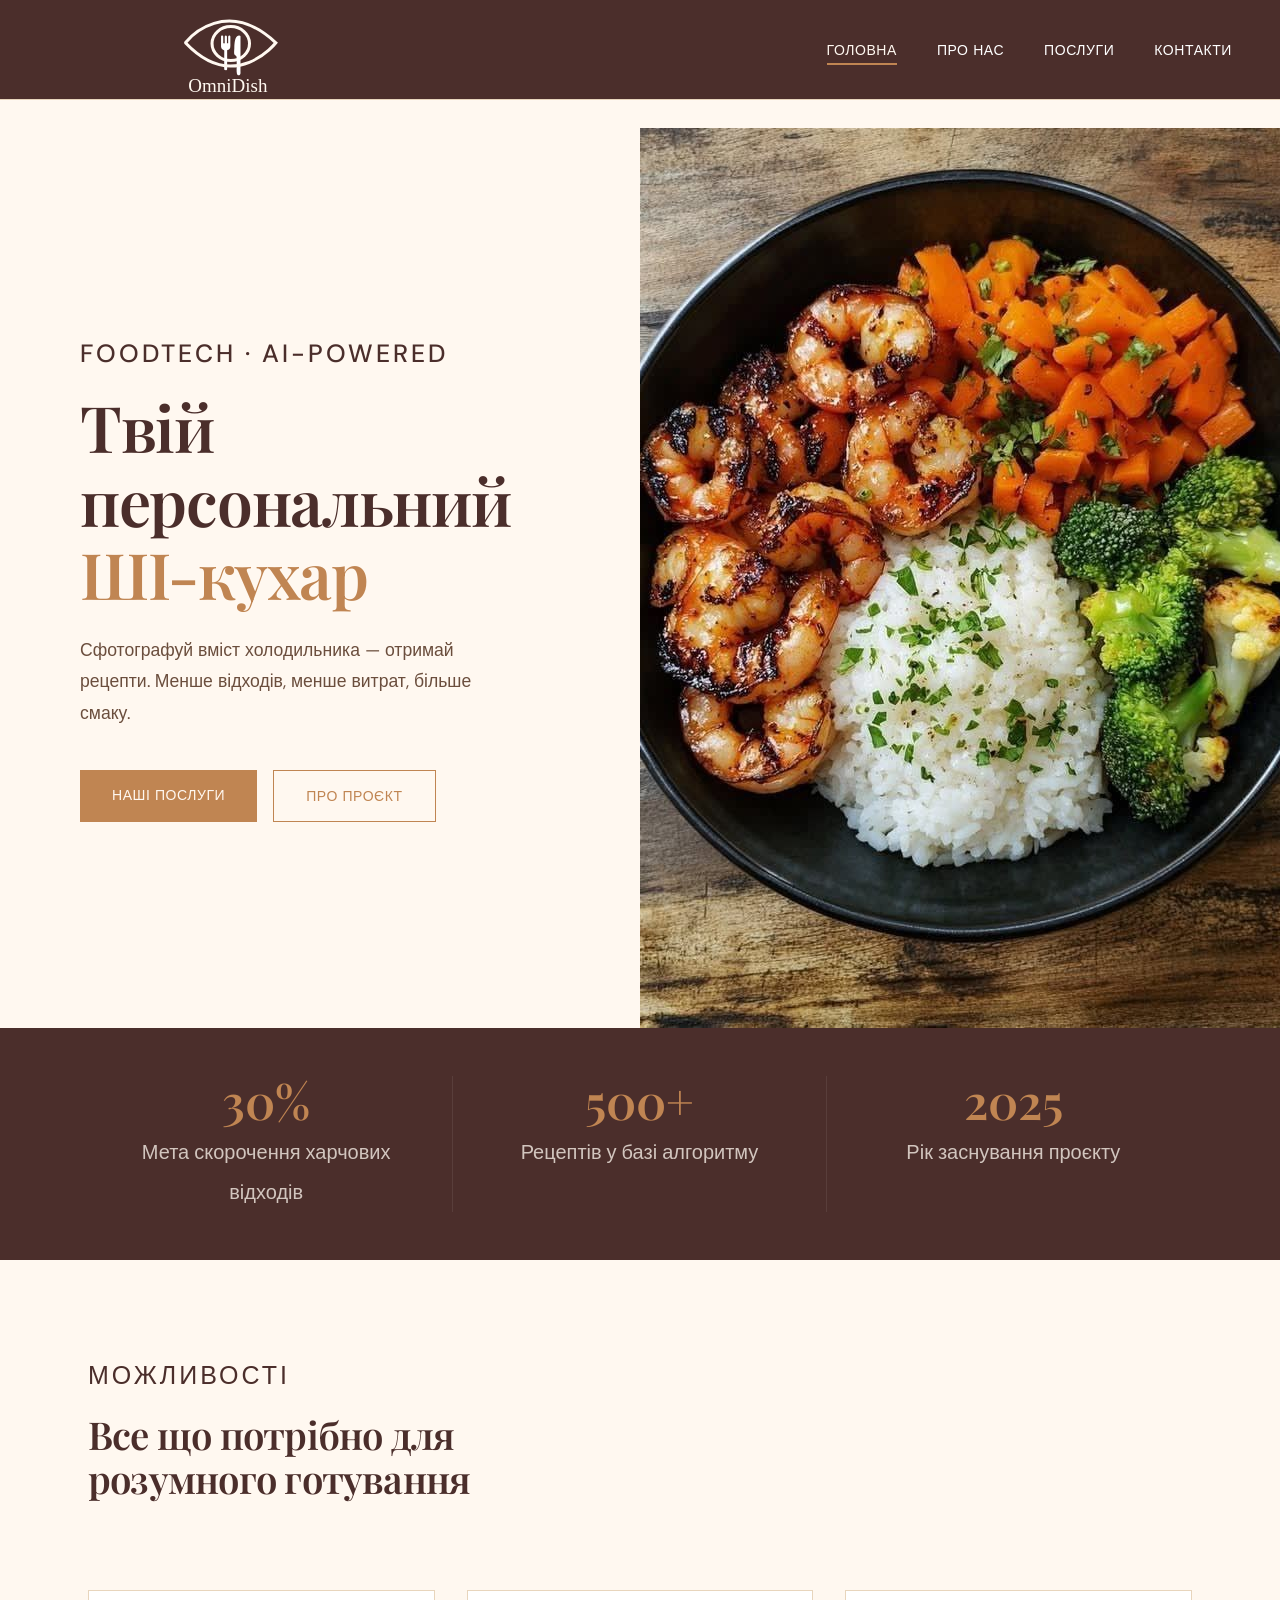
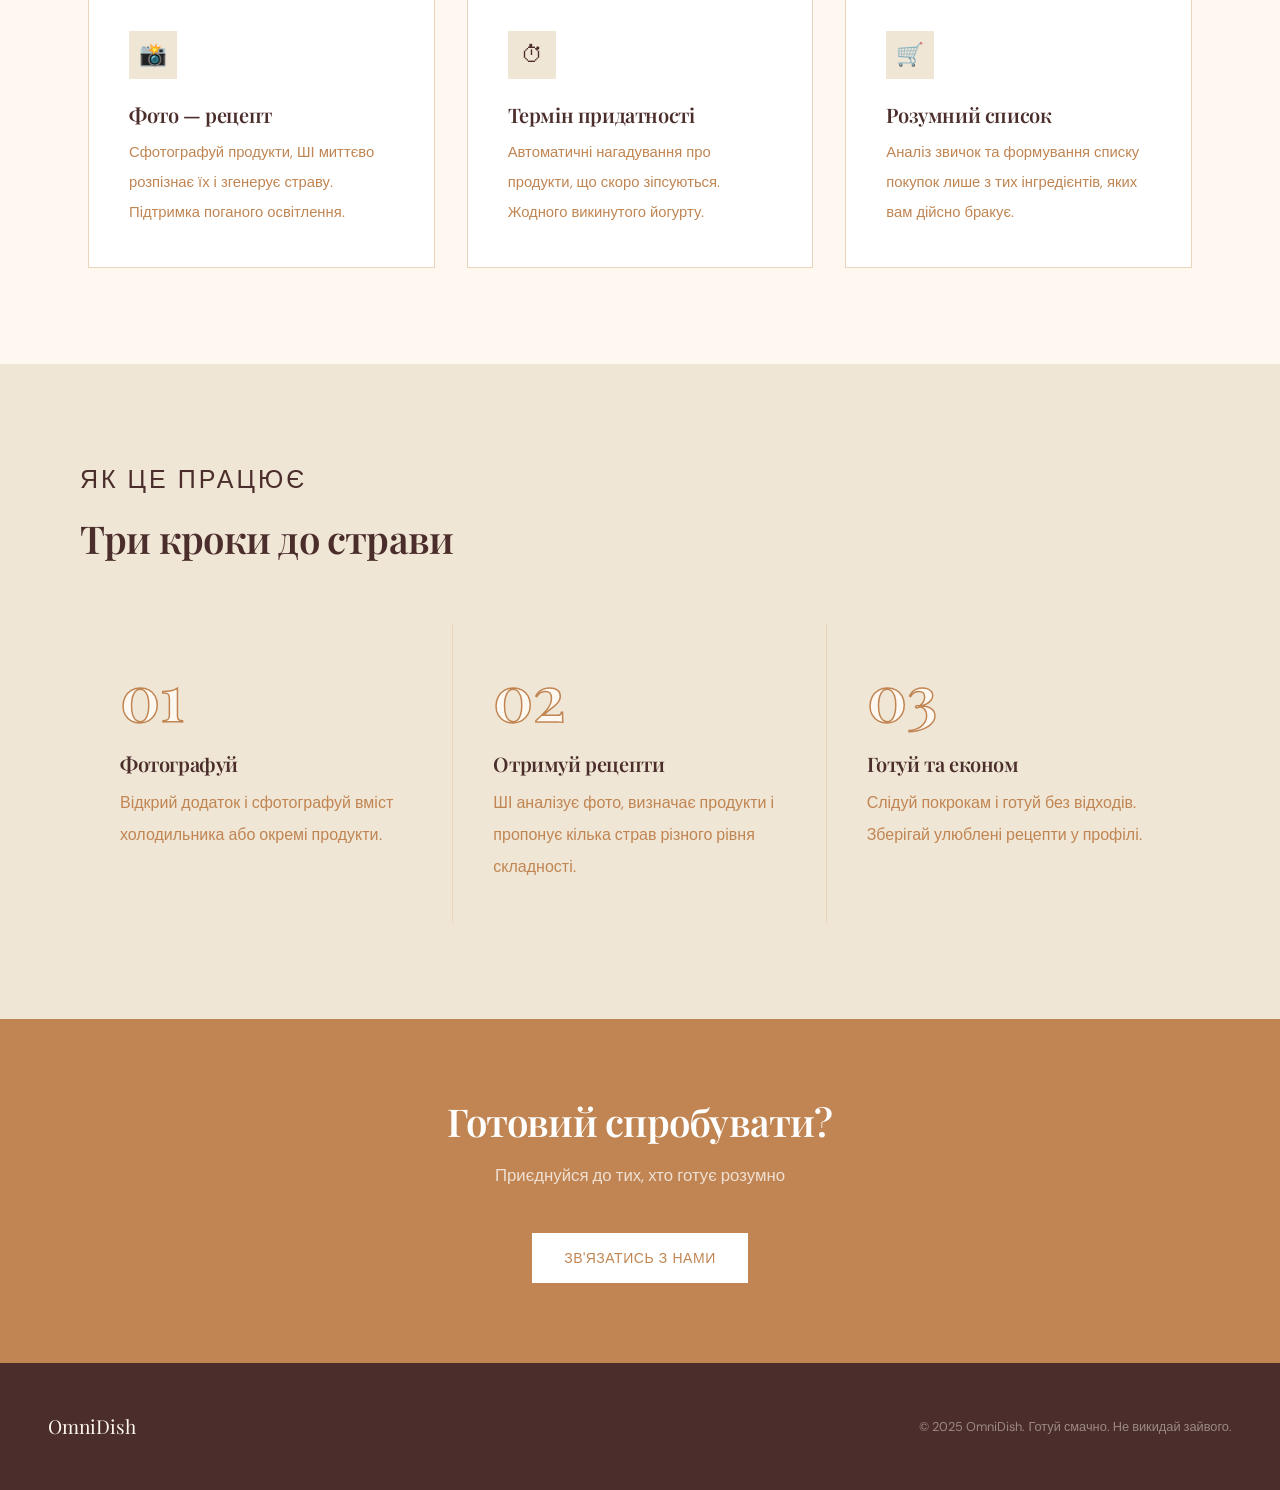
<file: index.html>
<!DOCTYPE html>
<html lang="uk">
<head>
  <meta charset="UTF-8">
  <meta name="viewport" content="width=device-width, initial-scale=1.0">
  <title>OmniDish — Готуй смачно. Не викидай зайвого.</title>
  <link rel="stylesheet" href="style.css">
  <style>
    /* HERO */
    .hero {
      min-height: 100vh;
      display: grid;
      grid-template-columns: 1fr 1fr;
      align-items: center;
      gap: 0;
      background: var(--cream);
      padding-top: 64px;
    }

    .hero-content {
      padding: 96px 48px 96px 80px;
    }

    .hero-visual {
      height: 100vh;
      background: var(--cream-dark);
      position: relative;
      overflow: hidden;
      display: flex;
      align-items: center;
      justify-content: center;
    }

    .hero-visual-inner {
      width: 320px;
      height: 320px;
      border: 2px solid var(--border);
      position: relative;
      display: flex;
      align-items: center;
      justify-content: center;
      background: var(--white);
    }

    .hero-visual-inner::before {
      content: 'LOGO';
      font-family: var(--font-display);
      font-size: 1.2rem;
      color: var(--text-muted);
      letter-spacing: 0.2em;
    }

    .hero-visual-accent {
      position: absolute;
      bottom: 80px; right: 80px;
      width: 160px; height: 160px;
      background: var(--accent);
      opacity: 0.08;
    }

    .hero-visual-accent2 {
      position: absolute;
      top: 80px; left: 80px;
      width: 80px; height: 80px;
      background: var(--secondary);
      opacity: 0.12;
    }

    .hero h1 { margin-bottom: 24px; }
    .hero h1 em { color: var(--accent); font-style: normal; }
    .hero p.lead {
      font-size: 1.1rem;
      line-height: 1.8;
      margin-bottom: 40px;
      color: var(--text-muted);
      max-width: 440px;
    }

    .hero-cta { display: flex; gap: 16px; flex-wrap: wrap; }

    /* STATS STRIP */
    .stats-strip {
      background: var(--text);
      padding: 48px 80px;
      display: grid;
      grid-template-columns: repeat(3, 1fr);
      gap: 0;
    }

    .stat-item {
      text-align: center;
      padding: 0 40px;
      border-right: 1px solid rgba(255,255,255,0.08);
    }

    .stat-item:last-child { border-right: none; }
    .stat-item .stat-number { display: block; margin-bottom: 8px; color: #C08552;}
    .stat-item p { color: rgba(255,248,240,0.75); font-size: 20px; }

    /* FEATURES */
    .features-header { margin-bottom: 64px; max-width: 560px; }

    .feature-card .icon-box { background: var(--cream-dark); }
    .feature-card h3 { margin-bottom: 12px; }
    .feature-card p { font-size: 0.925rem; }

    /* HOW IT WORKS */
    .how-section {
      background: var(--cream-dark);
      padding: 96px 80px;
    }

    .steps { display: grid; grid-template-columns: repeat(3, 1fr); gap: 0; margin-top: 64px; }

    .step {
      padding: 40px;
      border-right: 1px solid var(--border);
      position: relative;
    }

    .step:last-child { border-right: none; }

    .step-number {
      font-family: var(--font-display);
      font-size: 4rem;
      font-weight: 600;
      color: var(--cream);
      line-height: 1;
      margin-bottom: 24px;
      -webkit-text-stroke: 1.5px #C08552;    }

    .step h3 { margin-bottom: 12px; }

    /* CTA BANNER */
    .cta-banner {
      background: var(--accent);
      padding: 80px;
      text-align: center;
    }

    .cta-banner h2 { color: var(--white); margin-bottom: 16px; }
    .cta-banner p { color: rgba(255,255,255,0.75); margin-bottom: 40px; font-size: 1.05rem; }

    .btn-white {
      background: var(--white);
      color: var(--accent);
    }

    .btn-white:hover {
      background: var(--cream);
      transform: translateY(-1px);
      box-shadow: 0 8px 24px rgba(0,0,0,0.15);
    }

    @media (max-width: 768px) {
      .hero { grid-template-columns: 1fr; }
      .hero-visual { display: none; }
      .hero-content { padding: 64px 24px; }
      .stats-strip { grid-template-columns: 1fr; padding: 48px 24px; gap: 32px; }
      .stat-item { border-right: none; border-bottom: 1px solid rgba(255,255,255,0.08); padding-bottom: 32px; }
      .stat-item:last-child { border-bottom: none; }
      .how-section { padding: 64px 24px; }
      .steps { grid-template-columns: 1fr; }
      .step { border-right: none; border-bottom: 1px solid var(--border); }
      .cta-banner { padding: 64px 24px; }
    }
  </style>
</head>
<body>

<nav>
  <a class="logo" href="index.html"><img src="./imgs/OmniDish.svg" alt="OmniDish" height="380rem"></a> 
  <ul class="nav-links">
    <li><a href="index.html" class="active">Головна</a></li>
    <li><a href="about.html">Про нас</a></li>
    <li><a href="services.html">Послуги</a></li>
    <li><a href="contacts.html">Контакти</a></li>
  </ul>
</nav>

<main>

  <!-- HERO -->
  <section class="hero">
    <div class="hero-content">
      <div class="section-label fade-up">FoodTech · AI-Powered</div>
      <h1 class="fade-up-delay-1">Твій персональний <em>ШІ-кухар</em></h1>
      <p class="lead fade-up-delay-2">
        Сфотографуй вміст холодильника — отримай рецепти.
        Менше відходів, менше витрат, більше смаку.
      </p>
      <div class="hero-cta fade-up-delay-3">
        <a href="services.html" class="btn btn-primary">Наші послуги</a>
        <a href="about.html" class="btn btn-outline">Про проєкт</a>
      </div>
    </div>
    <div class="hero-visual">
      <img src="./imgs/photo_2026-03-10_22-42-22.jpg
      " alt="" style="width:100%; height:100%; object-fit:cover; display:block;">
    </div>
  </section>

  <!-- STATS -->
  <div class="stats-strip">
    <div class="stat-item">
      <span class="stat-number">30%</span>
      <p>Мета скорочення харчових відходів</p>
    </div>
    <div class="stat-item">
      <span class="stat-number">500+</span>
      <p>Рецептів у базі алгоритму</p>
    </div>
    <div class="stat-item">
      <span class="stat-number">2025</span>
      <p>Рік заснування проєкту</p>
    </div>
  </div>

  <!-- FEATURES -->
  <section class="section">
    <div class="features-header">
      <div class="section-label">Можливості</div>
      <h2>Все що потрібно для розумного готування</h2>
      <div class="divider"></div>
    </div>
    <div class="grid-3">
      <div class="card feature-card fade-up">
        <div class="icon-box">📸</div>
        <h3>Фото — рецепт</h3>
        <p>Сфотографуй продукти, ШІ миттєво розпізнає їх і згенерує страву. Підтримка поганого освітлення.</p>
      </div>
      <div class="card feature-card fade-up-delay-1">
        <div class="icon-box">⏱</div>
        <h3>Термін придатності</h3>
        <p>Автоматичні нагадування про продукти, що скоро зіпсуються. Жодного викинутого йогурту.</p>
      </div>
      <div class="card feature-card fade-up-delay-2">
        <div class="icon-box">🛒</div>
        <h3>Розумний список</h3>
        <p>Аналіз звичок та формування списку покупок лише з тих інгредієнтів, яких вам дійсно бракує.</p>
      </div>
    </div>
  </section>

  <!-- HOW IT WORKS -->
  <div class="how-section">
    <div class="section" style="padding: 0; max-width: 1200px; margin: 0 auto;">
      <div class="section-label">Як це працює</div>
      <h2>Три кроки до страви</h2>
    </div>
    <div class="steps" style="max-width: 1200px; margin: 64px auto 0;">
      <div class="step">
        <div class="step-number">01</div>
        <h3>Фотографуй</h3>
        <p>Відкрий додаток і сфотографуй вміст холодильника або окремі продукти.</p>
      </div>
      <div class="step">
        <div class="step-number">02</div>
        <h3>Отримуй рецепти</h3>
        <p>ШІ аналізує фото, визначає продукти і пропонує кілька страв різного рівня складності.</p>
      </div>
      <div class="step">
        <div class="step-number">03</div>
        <h3>Готуй та економ</h3>
        <p>Слідуй покрокам і готуй без відходів. Зберігай улюблені рецепти у профілі.</p>
      </div>
    </div>
  </div>

  <!-- CTA -->
  <div class="cta-banner">
    <h2>Готовий спробувати?</h2>
    <p>Приєднуйся до тих, хто готує розумно</p>
    <a href="contacts.html" class="btn btn-white btn-primary">Зв'язатись з нами</a>
  </div>

</main>

<footer>
  <span class="footer-logo">Omni<span>Dish</span></span>
  <p>© 2025 OmniDish. Готуй смачно. Не викидай зайвого.</p>
</footer>

</body>
</html>
</file>
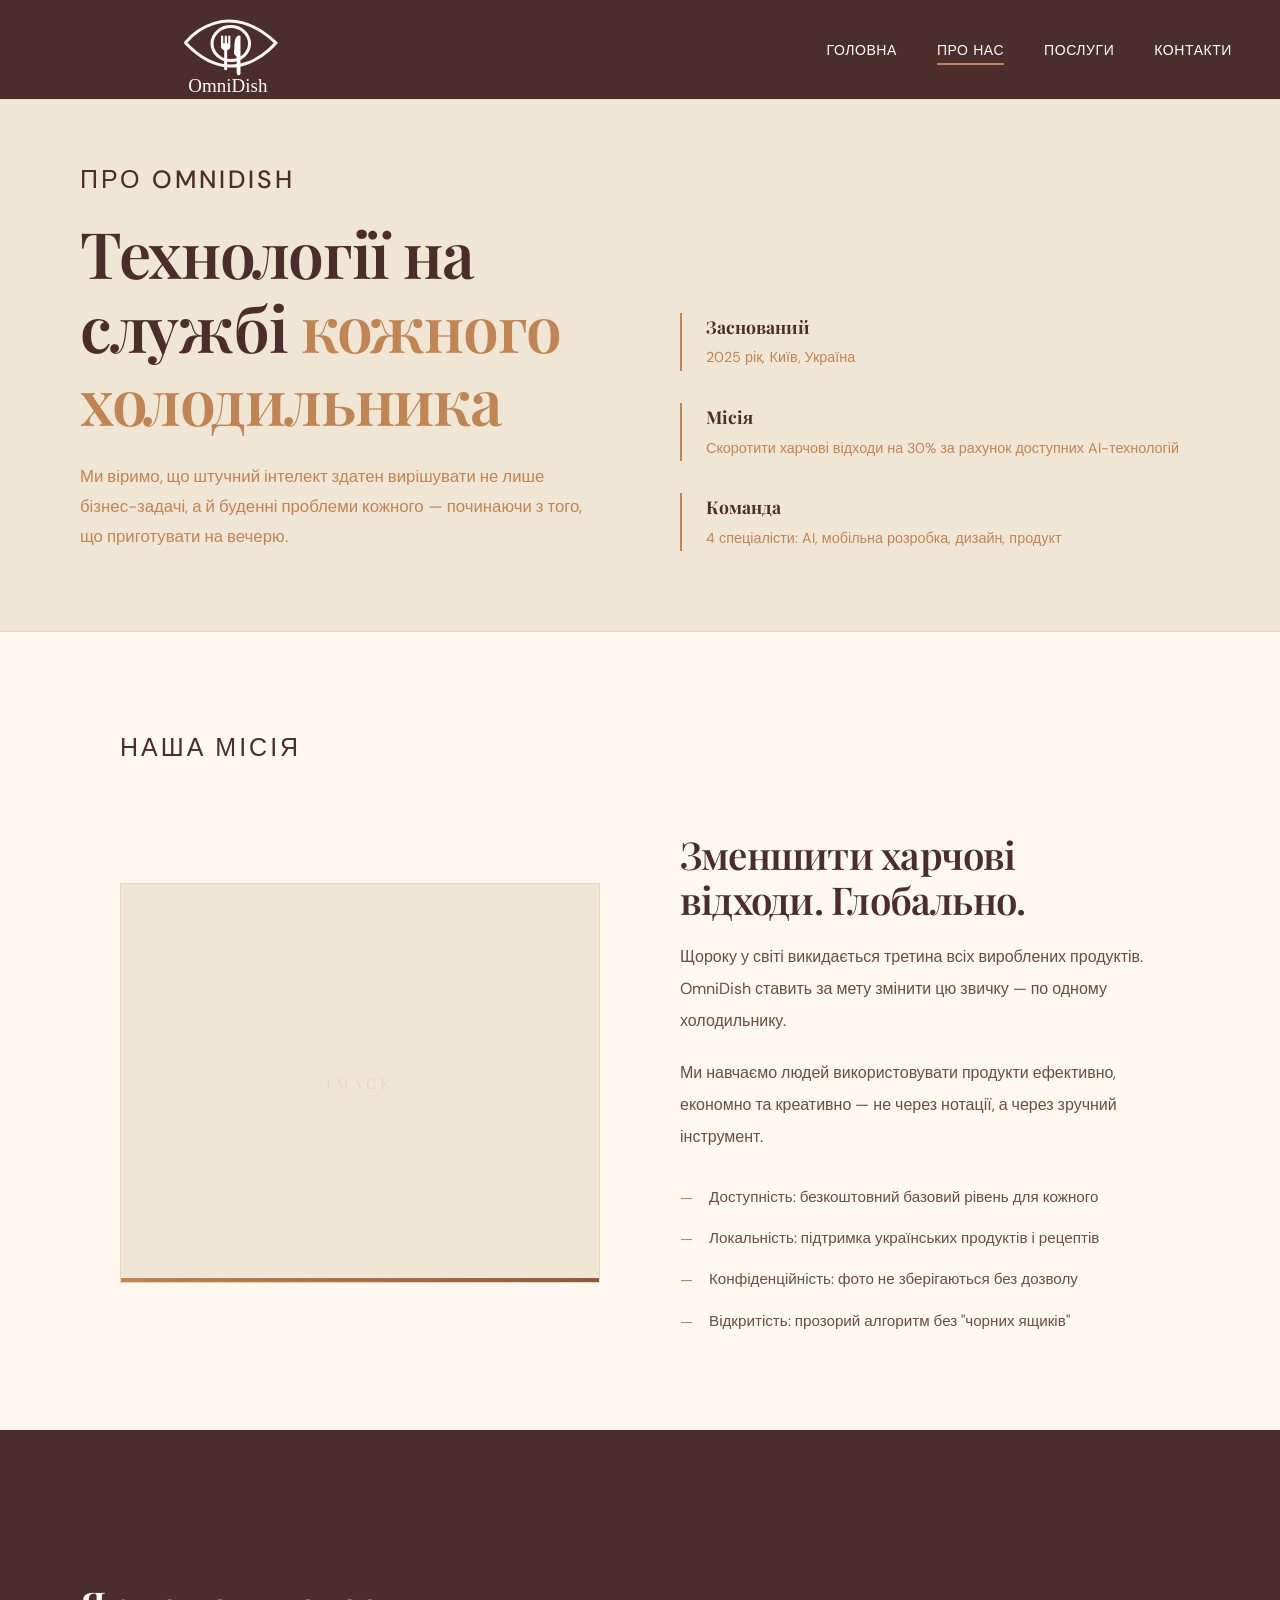
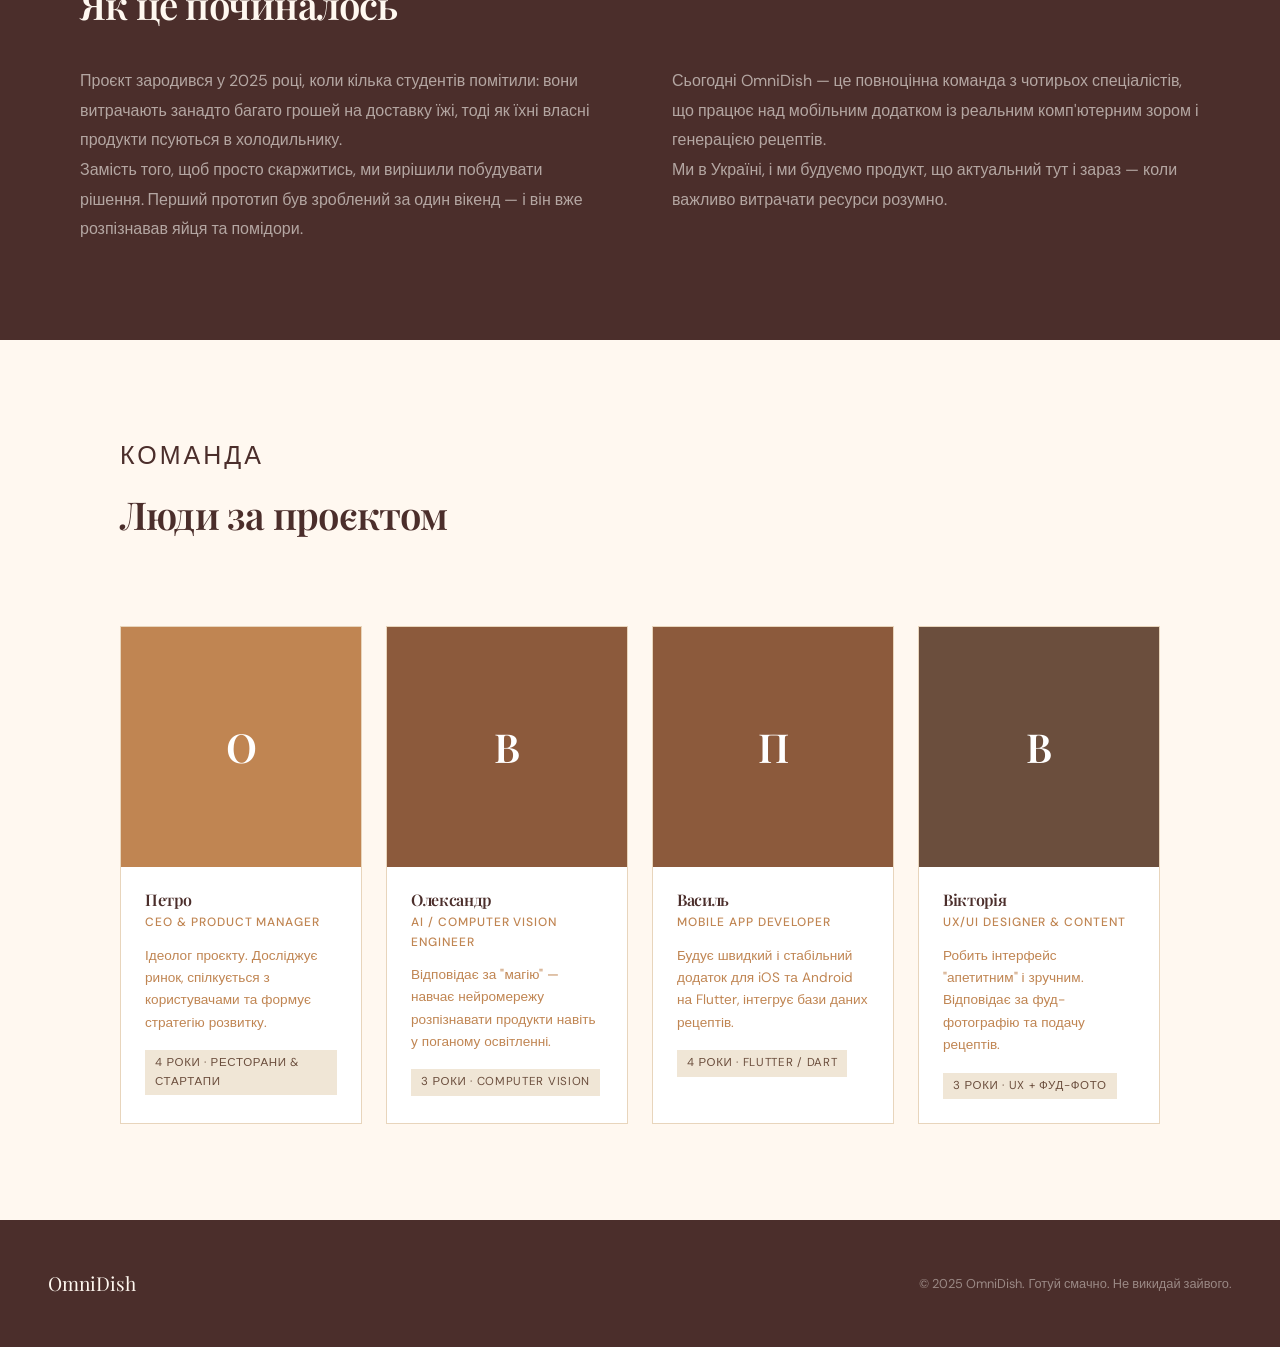
<file: about.html>
<!DOCTYPE html>
<html lang="uk">
<head>
  <meta charset="UTF-8">
  <meta name="viewport" content="width=device-width, initial-scale=1.0">
  <title>Про нас — EcoDish</title>
  <link rel="stylesheet" href="style.css">
  <style>
    /* PAGE HERO */
    .page-hero {
      background: var(--cream-dark);
      padding: 96px 80px 80px;
      border-bottom: 1px solid var(--border);
    }

    .page-hero-inner {
      max-width: 1200px;
      margin: 0 auto;
      display: grid;
      grid-template-columns: 1fr 1fr;
      gap: 80px;
      align-items: end;
    }

    .page-hero h1 { margin-bottom: 24px; }
    .page-hero h1 em { color: var(--accent); font-style: normal; }
    .page-hero p { font-size: 1.05rem; line-height: 1.8; }

    .page-hero-meta {
      display: flex;
      flex-direction: column;
      gap: 32px;
    }

    .meta-item {
      border-left: 2px solid var(--accent);
      padding-left: 24px;
    }

    .meta-item strong {
      display: block;
      font-family: var(--font-display);
      font-size: 1.1rem;
      margin-bottom: 4px;
    }

    .meta-item p { font-size: 0.9rem; }

    /* MISSION */
    .mission-section {
      padding: 96px 80px;
      max-width: 1200px;
      margin: 0 auto;
    }

    .mission-grid {
      display: grid;
      grid-template-columns: 1fr 1fr;
      gap: 80px;
      align-items: center;
      margin-top: 64px;
    }

    .mission-visual {
      height: 400px;
      background: var(--cream-dark);
      border: 1px solid var(--border);
      display: flex;
      align-items: center;
      justify-content: center;
      position: relative;
      overflow: hidden;
    }

    .mission-visual::before {
      content: 'IMAGE';
      font-family: var(--font-display);
      color: var(--border);
      letter-spacing: 0.3em;
      font-size: 0.9rem;
    }

    .mission-visual-bar {
      position: absolute;
      bottom: 0; left: 0; right: 0;
      height: 4px;
      background: linear-gradient(90deg, var(--accent), var(--secondary));
    }

    .mission-text h2 { margin-bottom: 20px; }
    .mission-text p { margin-bottom: 20px; color: var(--text-muted);}

    .values-list {
      list-style: none;
      margin-top: 32px;
      display: flex;
      flex-direction: column;
      gap: 16px;
    }

    .values-list li {
      display: flex;
      align-items: flex-start;
      gap: 16px;
      font-size: 0.95rem;
      color: var(--text-muted);
    }

    .values-list li::before {
      content: '—';
      color: var(--accent);
      flex-shrink: 0;
      margin-top: 1px;
    }

    /* STORY */
    .story-section {
      background: var(--text);
      padding: 96px 80px;
    }

    .story-inner {
      max-width: 1200px;
      margin: 0 auto;
    }

    .story-section .section-label { color: var(--green-light); }
    .story-section h2 { color: var(--cream); margin-bottom: 40px; }

    .story-grid {
      display: grid;
      grid-template-columns: 1fr 1fr;
      gap: 64px;
    }

    .story-grid p { color: rgba(250,247,242,0.6); line-height: 1.85; }

    /* TEAM */
    .team-section {
      padding: 96px 80px;
      max-width: 1200px;
      margin: 0 auto;
    }

    .team-header { margin-bottom: 64px; }

    .team-grid {
      display: grid;
      grid-template-columns: repeat(4, 1fr);
      gap: 24px;
    }

    .team-card {
      background: var(--white);
      border: 1px solid var(--border);
      overflow: hidden;
      transition: transform 0.25s, box-shadow 0.25s;
    }

    .team-card:hover {
      transform: translateY(-4px);
      box-shadow: 0 16px 48px rgba(26, 26, 26, 0.08);
    }

    .team-avatar {
      width: 100%;
      aspect-ratio: 1;
      background: var(--cream-dark);
      display: flex;
      align-items: center;
      justify-content: center;
      position: relative;
      overflow: hidden;
    }

    .team-avatar-initials {
      font-family: var(--font-display);
      font-size: 2.5rem;
      font-weight: 600;
      color: var(--white);
    }

    .team-avatar.orange { background: var(--accent); }
    .team-avatar.green { background: var(--secondary); }
    .team-avatar.orange-light { background: #8C5A3C; }
    .team-avatar.green-light { background: #6B4E3D; }

    .team-info { padding: 24px; }
    .team-info h3 { font-size: 1rem; margin-bottom: 4px; }
    .team-role {
      font-size: 0.75rem;
      font-weight: 500;
      text-transform: uppercase;
      letter-spacing: 0.08em;
      color: var(--accent);
      margin-bottom: 12px;
    }
    .team-info p { font-size: 0.85rem; line-height: 1.65; }

    .team-exp {
      display: inline-block;
      margin-top: 16px;
      padding: 4px 10px;
      background: var(--cream-dark);
      font-size: 0.72rem;
      letter-spacing: 0.06em;
      text-transform: uppercase;
      color: var(--text-muted);
    }

    @media (max-width: 768px) {
      .page-hero { padding: 64px 24px; }
      .page-hero-inner { grid-template-columns: 1fr; gap: 40px; }
      .mission-section { padding: 64px 24px; }
      .mission-grid { grid-template-columns: 1fr; gap: 40px; }
      .story-section { padding: 64px 24px; }
      .story-grid { grid-template-columns: 1fr; gap: 32px; }
      .team-section { padding: 64px 24px; }
      .team-grid { grid-template-columns: repeat(2, 1fr); }
    }

    @media (max-width: 480px) {
      .team-grid { grid-template-columns: 1fr; }
    }
  </style>
</head>
<body>

<nav>
  <a class="logo" href="index.html"><img src="./imgs/OmniDish.svg" alt="OmniDish" height="380rem"></a> 
  <ul class="nav-links">
    <li><a href="index.html">Головна</a></li>
    <li><a href="about.html" class="active">Про нас</a></li>
    <li><a href="services.html">Послуги</a></li>
    <li><a href="contacts.html">Контакти</a></li>
  </ul>
</nav>

<main>

  <!-- PAGE HERO -->
  <div class="page-hero">
    <div class="page-hero-inner">
      <div>
        <div class="section-label">Про OmniDish</div>
        <h1>Технології на службі <em>кожного холодильника</em></h1>
        <p>Ми віримо, що штучний інтелект здатен вирішувати не лише бізнес-задачі, а й буденні проблеми кожного — починаючи з того, що приготувати на вечерю.</p>
      </div>
      <div class="page-hero-meta">
        <div class="meta-item">
          <strong>Заснований</strong>
          <p>2025 рік, Київ, Україна</p>
        </div>
        <div class="meta-item">
          <strong>Місія</strong>
          <p>Скоротити харчові відходи на 30% за рахунок доступних AI-технологій</p>
        </div>
        <div class="meta-item">
          <strong>Команда</strong>
          <p>4 спеціалісти: AI, мобільна розробка, дизайн, продукт</p>
        </div>
      </div>
    </div>
  </div>

  <!-- MISSION -->
  <div class="mission-section">
    <div class="section-label">Наша місія</div>
    <div class="mission-grid">
      <div class="mission-visual">
        <div class="mission-visual-bar"></div>
      </div>
      <div class="mission-text">
        <h2>Зменшити харчові відходи. Глобально.</h2>
        <p>Щороку у світі викидається третина всіх вироблених продуктів. OmniDish ставить за мету змінити цю звичку — по одному холодильнику.</p>
        <p>Ми навчаємо людей використовувати продукти ефективно, економно та креативно — не через нотації, а через зручний інструмент.</p>
        <ul class="values-list">
          <li>Доступність: безкоштовний базовий рівень для кожного</li>
          <li>Локальність: підтримка українських продуктів і рецептів</li>
          <li>Конфіденційність: фото не зберігаються без дозволу</li>
          <li>Відкритість: прозорий алгоритм без "чорних ящиків"</li>
        </ul>
      </div>
    </div>
  </div>

  <!-- STORY -->
  <div class="story-section">
    <div class="story-inner">
      <div class="section-label">Наша історія</div>
      <h2>Як це починалось</h2>
      <div class="story-grid">
        <div>
          <p>Проєкт зародився у 2025 році, коли кілька студентів помітили: вони витрачають занадто багато грошей на доставку їжі, тоді як їхні власні продукти псуються в холодильнику.</p>
          <p>Замість того, щоб просто скаржитись, ми вирішили побудувати рішення. Перший прототип був зроблений за один вікенд — і він вже розпізнавав яйця та помідори.</p>
        </div>
        <div>
          <p>Сьогодні OmniDish — це повноцінна команда з чотирьох спеціалістів, що працює над мобільним додатком із реальним комп'ютерним зором і генерацією рецептів.</p>
          <p>Ми в Україні, і ми будуємо продукт, що актуальний тут і зараз — коли важливо витрачати ресурси розумно.</p>
        </div>
      </div>
    </div>
  </div>

  <!-- TEAM -->
  <div class="team-section">
    <div class="team-header">
      <div class="section-label">Команда</div>
      <h2>Люди за проєктом</h2>
      <div class="divider"></div>
    </div>

<div class="team-grid">
  <div class="team-card">
    <div class="team-avatar orange">
      <span class="team-avatar-initials">О</span>
    </div>
    <div class="team-info">
      <h3>Петро</h3>
      <div class="team-role">CEO & Product Manager</div>
      <p>Ідеолог проєкту. Досліджує ринок, спілкується з користувачами та формує стратегію розвитку.</p>
      <span class="team-exp">4 роки · ресторани & стартапи</span>
    </div>
  </div>
  <div class="team-card">
    <div class="team-avatar green">
      <span class="team-avatar-initials">В</span>
    </div>
    <div class="team-info">
      <h3>Олександр</h3>
      <div class="team-role">AI / Computer Vision Engineer</div>
      <p>Відповідає за "магію" — навчає нейромережу розпізнавати продукти навіть у поганому освітленні.</p>
      <span class="team-exp">3 роки · computer vision</span>
    </div>
  </div>
  <div class="team-card">
    <div class="team-avatar orange-light">
      <span class="team-avatar-initials">П</span>
    </div>
    <div class="team-info">
      <h3>Василь</h3>
      <div class="team-role">Mobile App Developer</div>
      <p>Будує швидкий і стабільний додаток для iOS та Android на Flutter, інтегрує бази даних рецептів.</p>
      <span class="team-exp">4 роки · Flutter / Dart</span>
    </div>
  </div>
  <div class="team-card">
    <div class="team-avatar green-light">
      <span class="team-avatar-initials">В</span>
    </div>
    <div class="team-info">
      <h3>Вікторія</h3>
      <div class="team-role">UX/UI Designer & Content</div>
      <p>Робить інтерфейс "апетитним" і зручним. Відповідає за фуд-фотографію та подачу рецептів.</p>
      <span class="team-exp">3 роки · UX + фуд-фото</span>
    </div>
  </div>
</div>

  </div>

</main>

<footer>
  <span class="footer-logo">Omni<span>Dish</span></span>
  <p>© 2025 OmniDish. Готуй смачно. Не викидай зайвого.</p>
</footer>

</body>
</html>
</file>
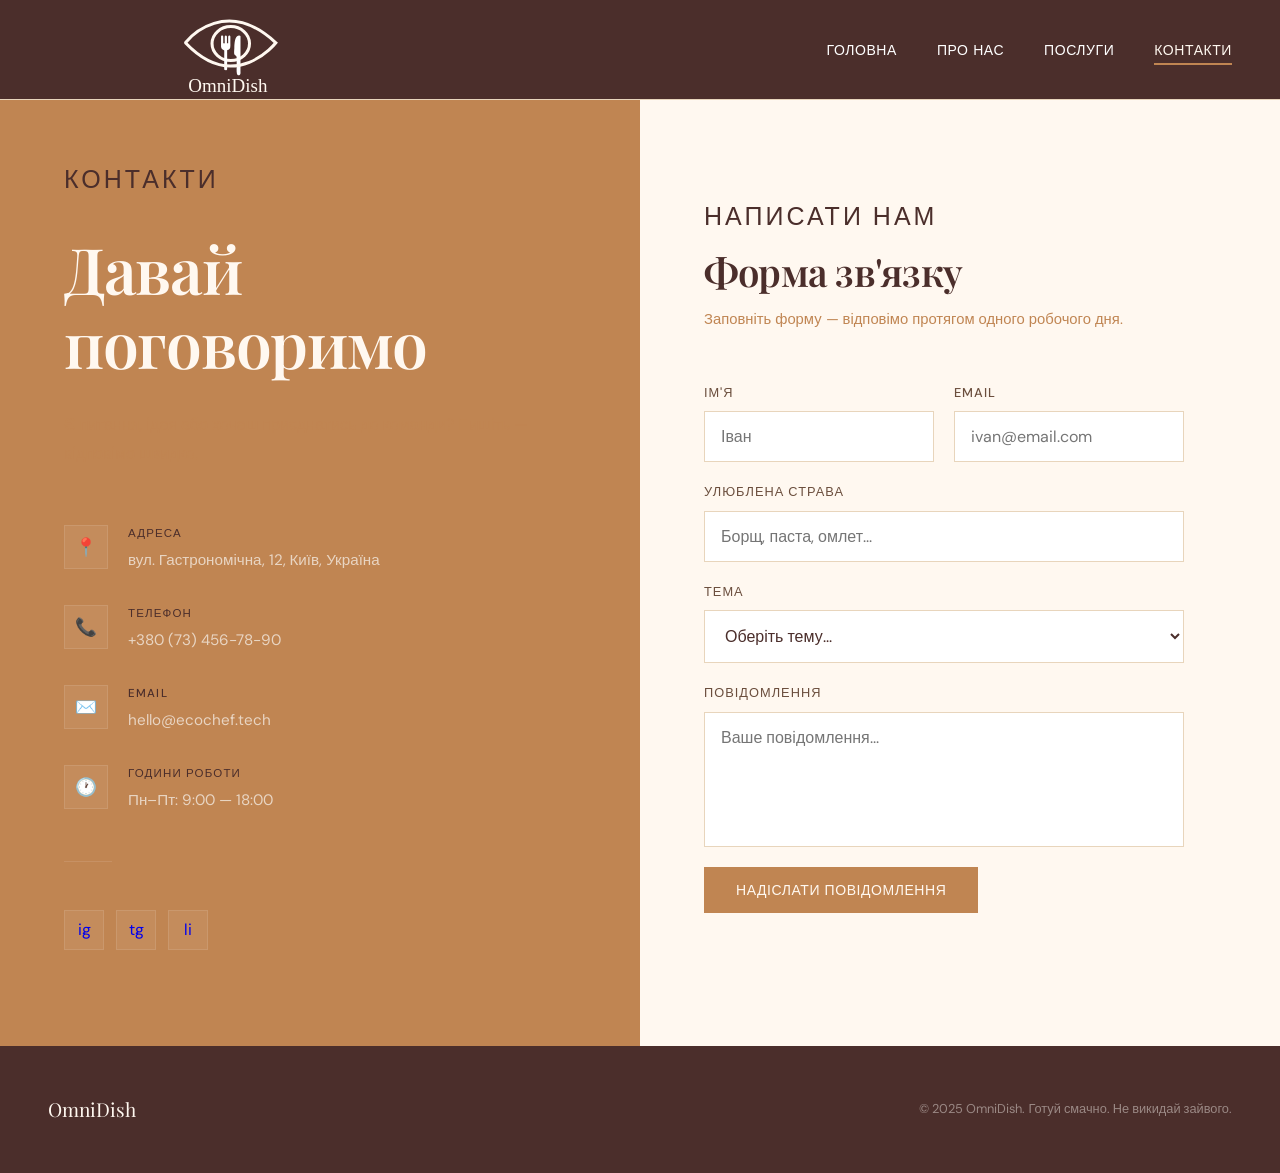
<file: contacts.html>
<!DOCTYPE html>
<html lang="uk">
<head>
  <meta charset="UTF-8">
  <meta name="viewport" content="width=device-width, initial-scale=1.0">
  <title>Контакти — OmniDish</title>
  <link rel="stylesheet" href="style.css">
  <style>
    .contacts-layout {
      display: grid;
      grid-template-columns: 1fr 1fr;
      min-height: calc(100vh - 64px);
    }

    /* LEFT PANEL */
    .contacts-info {
      background: #c08552;
      padding: 96px 64px;
      display: flex;
      flex-direction: column;
      justify-content: center;
    }

    .contacts-info .section-label { color: var(--green-light); }
    .contacts-info h1 { color: var(--cream); margin: 16px 0 32px; }

    .contacts-info p {
      .contacts-info p { color: rgba(255,248,240,0.75); }
      font-size: 1rem;
      line-height: 1.8;
      margin-bottom: 56px;
    }

    .contact-items {
      display: flex;
      flex-direction: column;
      gap: 32px;
    }

    .contact-item {
      display: flex;
      gap: 20px;
      align-items: flex-start;
    }

    .contact-icon {
      width: 44px; height: 44px;
      background: rgba(255,255,255,0.06);
      border: 1px solid rgba(255,255,255,0.1);
      display: flex; align-items: center; justify-content: center;
      font-size: 1.1rem;
      flex-shrink: 0;
    }

    .contact-item-text strong {
      display: block;
      font-size: 0.72rem;
      font-weight: 500;
      text-transform: uppercase;
      letter-spacing: 0.1em;
      color: var(--orange);
      margin-bottom: 4px;
    }

    .contact-item-text span {
      color: rgba(250,247,242,0.7);
      font-size: 0.95rem;
    }

    .contacts-divider {
      width: 48px; height: 1px;
      background: rgba(255,255,255,0.1);
      margin: 48px 0;
    }

    .social-links { display: flex; gap: 12px; }
    .social-link {
      width: 40px; height: 40px;
      background: rgba(255,255,255,0.06);
      border: 1px solid rgba(255,255,255,0.1);
      display: flex; align-items: center; justify-content: center;
      text-decoration: none;
      font-size: 1rem;
      transition: background 0.2s, border-color 0.2s;
    }
    .social-link:hover {
      background: var(--orange);
      border-color: var(--orange);
    }

    /* RIGHT PANEL — FORM */
    .contacts-form-panel {
      background: var(--cream);
      padding: 96px 64px;
      display: flex;
      flex-direction: column;
      justify-content: center;
    }

    .form-header {
      margin-bottom: 48px;
    }

    .form-header .section-label { margin-bottom: 12px; }
    .form-header h2 { margin-bottom: 12px; }
    .form-header p { font-size: 0.925rem; }

    .contact-form { max-width: 480px; }

    .form-row {
      display: grid;
      grid-template-columns: 1fr 1fr;
      gap: 20px;
    }

    .form-submit-row {
      display: flex;
      align-items: center;
      gap: 24px;
      margin-top: 8px;
    }

    .form-note {
      font-size: 0.78rem;
      color: var(--text-muted);
    }

    /* Success state */
    .form-success {
      display: none;
      background: var(--white);
      border: 1px solid var(--green);
      padding: 24px 32px;
      margin-top: 24px;
      max-width: 480px;
    }

    .form-success p {
      color: var(--green);
      font-size: 0.9rem;
    }

    @media (max-width: 768px) {
      .contacts-layout { grid-template-columns: 1fr; }
      .contacts-info { padding: 64px 24px; }
      .contacts-form-panel { padding: 64px 24px; }
      .form-row { grid-template-columns: 1fr; }
    }
  </style>
</head>
<body>

<nav>
  <a class="logo" href="index.html"><img src="./imgs/OmniDish.svg" alt="OmniDish" height="380rem"></a> 
  <ul class="nav-links">
    <li><a href="index.html">Головна</a></li>
    <li><a href="about.html">Про нас</a></li>
    <li><a href="services.html">Послуги</a></li>
    <li><a href="contacts.html" class="active">Контакти</a></li>
  </ul>
</nav>

<main>
  <div class="contacts-layout">

    <!-- LEFT: INFO -->
    <div class="contacts-info">
      <div class="section-label">Контакти</div>
      <h1>Давай поговоримо</h1>
      <p>Є питання, ідея або хочеш приєднатись до команди? Пишіть — відповімо швидко.</p>

      <div class="contact-items">
        <div class="contact-item">
          <div class="contact-icon">📍</div>
          <div class="contact-item-text">
            <strong>Адреса</strong>
            <span>вул. Гастрономічна, 12, Київ, Україна</span>
          </div>
        </div>
        <div class="contact-item">
          <div class="contact-icon">📞</div>
          <div class="contact-item-text">
            <strong>Телефон</strong>
            <span>+380 (73) 456-78-90</span>
          </div>
        </div>
        <div class="contact-item">
          <div class="contact-icon">✉️</div>
          <div class="contact-item-text">
            <strong>Email</strong>
            <span>hello@ecochef.tech</span>
          </div>
        </div>
        <div class="contact-item">
          <div class="contact-icon">🕐</div>
          <div class="contact-item-text">
            <strong>Години роботи</strong>
            <span>Пн–Пт: 9:00 — 18:00</span>
          </div>
        </div>
      </div>

      <div class="contacts-divider"></div>
      <div class="social-links">
        <a href="#" class="social-link">ig</a>
        <a href="#" class="social-link">tg</a>
        <a href="#" class="social-link">li</a>
      </div>
    </div>

    <!-- RIGHT: FORM -->
    <div class="contacts-form-panel">
      <div class="form-header">
        <div class="section-label">Написати нам</div>
        <h2>Форма зв'язку</h2>
        <p>Заповніть форму — відповімо протягом одного робочого дня.</p>
      </div>

      <form class="contact-form" id="contactForm" onsubmit="handleSubmit(event)">

        <div class="form-row">
          <div class="form-group">
            <label for="name">Ім'я</label>
            <input type="text" id="name" name="name" placeholder="Іван" required>
          </div>
          <div class="form-group">
            <label for="email">Email</label>
            <input type="email" id="email" name="email" placeholder="ivan@email.com" required>
          </div>
        </div>

        <div class="form-group">
          <label for="favorite">Улюблена страва</label>
          <input type="text" id="favorite" name="favorite" placeholder="Борщ, паста, омлет...">
        </div>

        <div class="form-group">
          <label for="subject">Тема</label>
          <select id="subject" name="subject">
            <option value="">Оберіть тему...</option>
            <option>Загальне запитання</option>
            <option>Технічна підтримка</option>
            <option>Партнерство</option>
            <option>Вакансії</option>
            <option>Інше</option>
          </select>
        </div>

        <div class="form-group">
          <label for="message">Повідомлення</label>
          <textarea id="message" name="message" rows="5" placeholder="Ваше повідомлення..." required></textarea>
        </div>

        <div class="form-submit-row">
          <button type="submit" class="btn btn-primary">Надіслати повідомлення</button>
        </div>

      </form>

      <div class="form-success" id="formSuccess">
        <p>✓ Дякуємо! Повідомлення отримано. Відповімо найближчим часом.</p>
      </div>

    </div>
  </div>
</main>

<footer>
  <span class="footer-logo">Omni<span>Dish</span></span>
  <p>© 2025 OmniDish. Готуй смачно. Не викидай зайвого.</p>
</footer>

<script>
  function handleSubmit(e) {
    e.preventDefault();
    const form = document.getElementById('contactForm');
    const success = document.getElementById('formSuccess');
    form.style.opacity = '0.4';
    form.style.pointerEvents = 'none';
    setTimeout(() => {
      form.style.display = 'none';
      success.style.display = 'block';
    }, 400);
  }
</script>

</body>
</html>
</file>
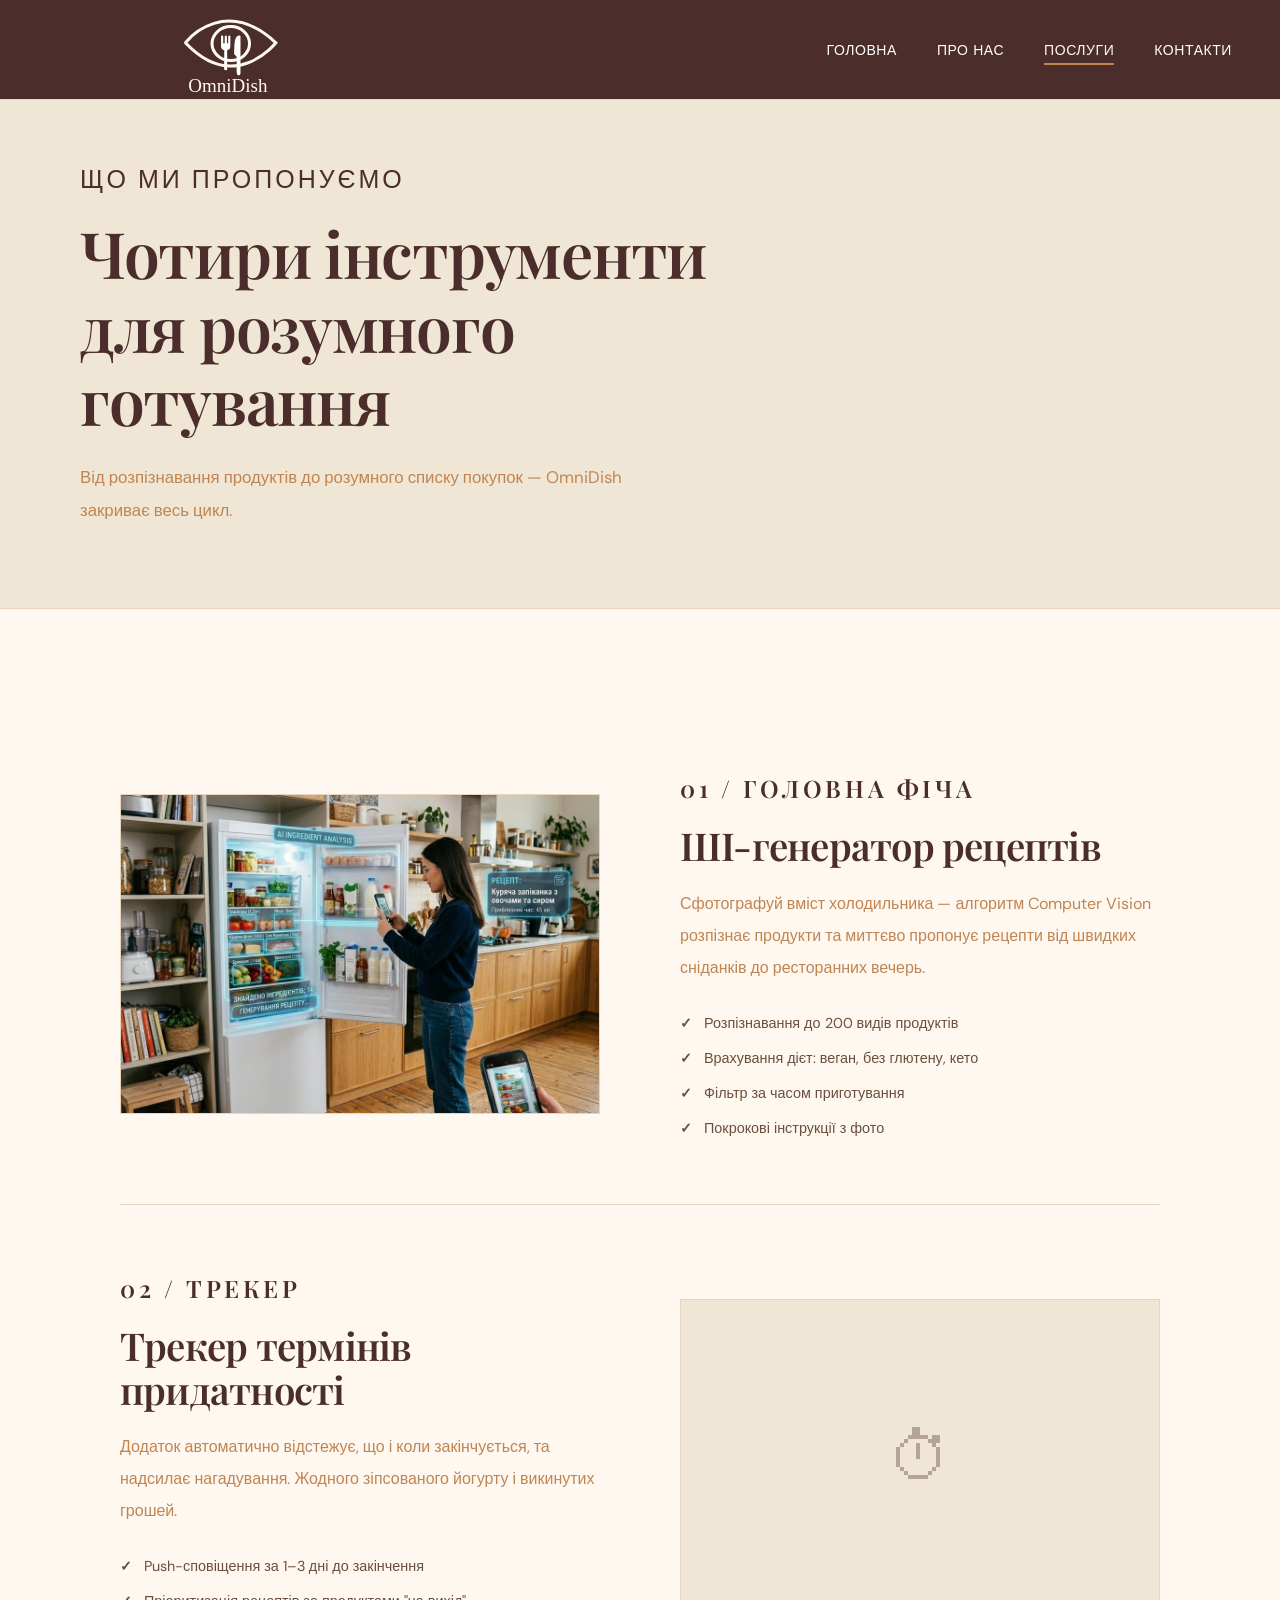
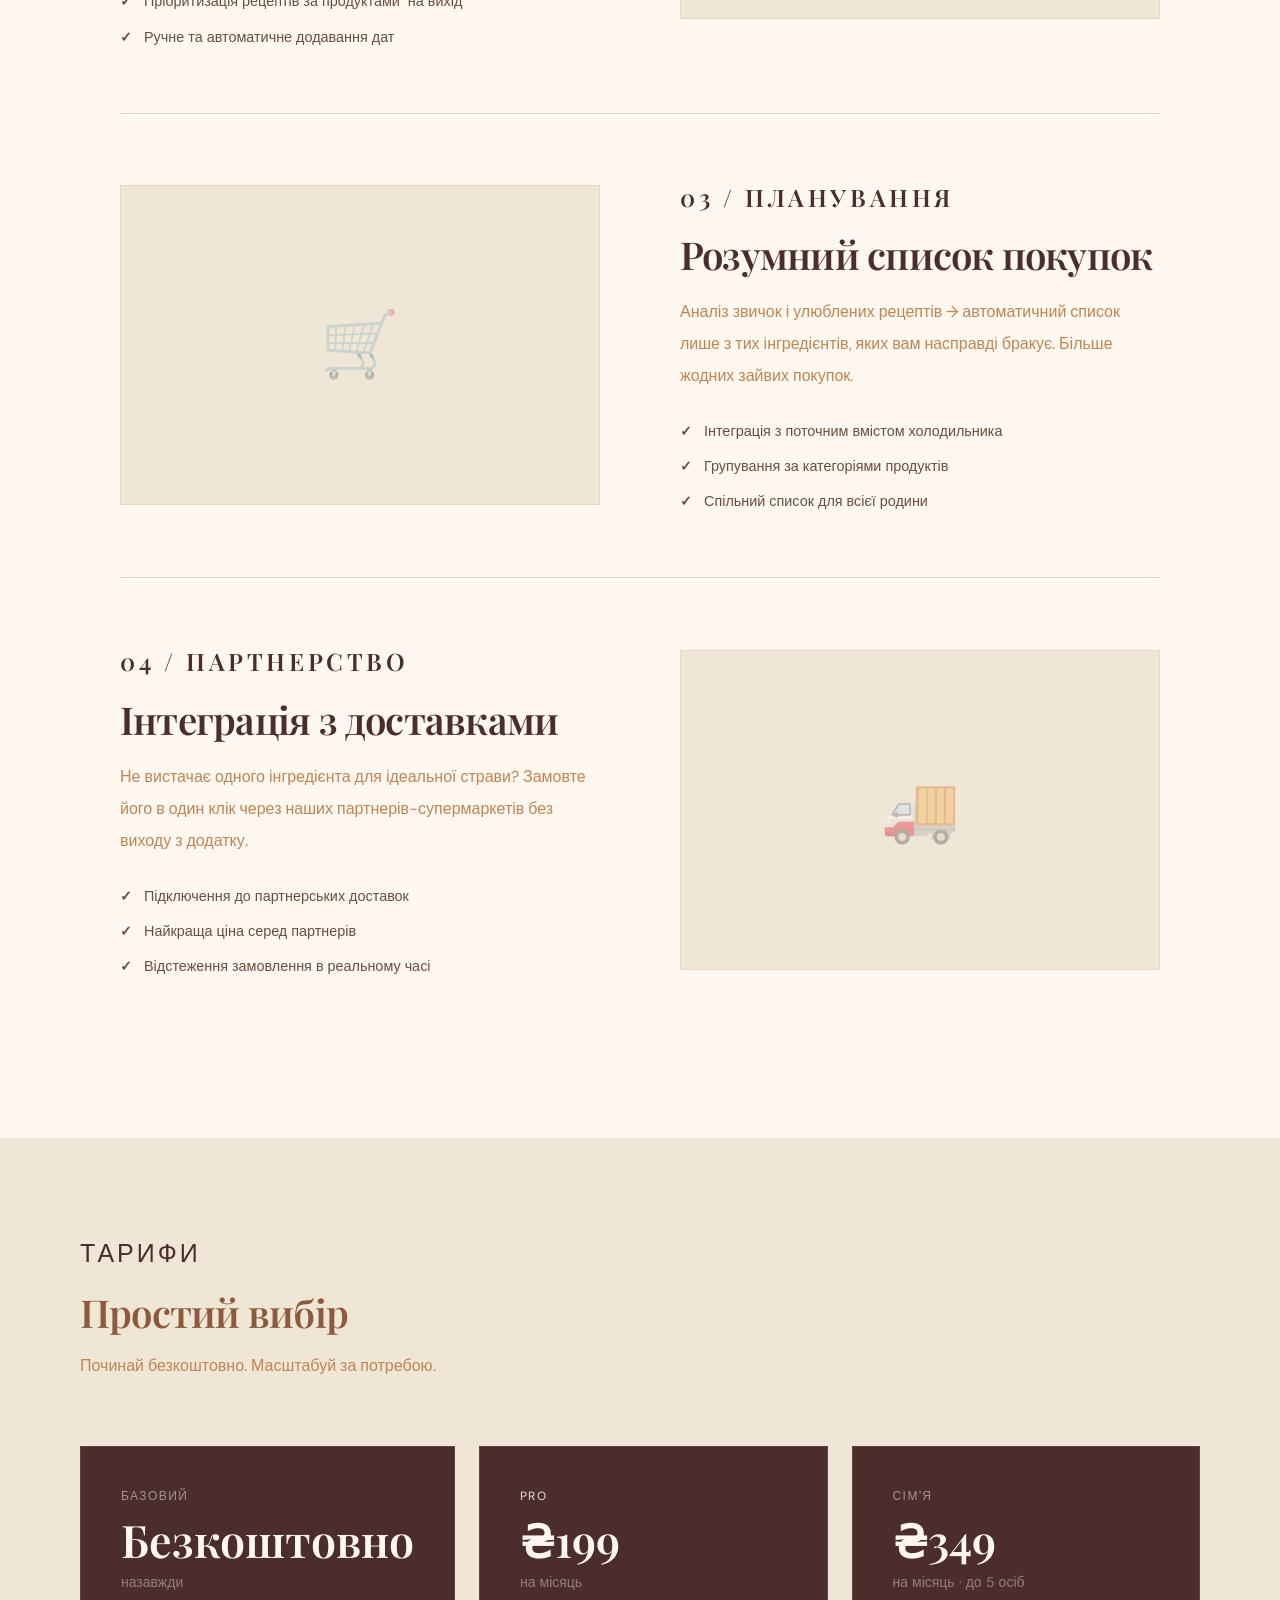
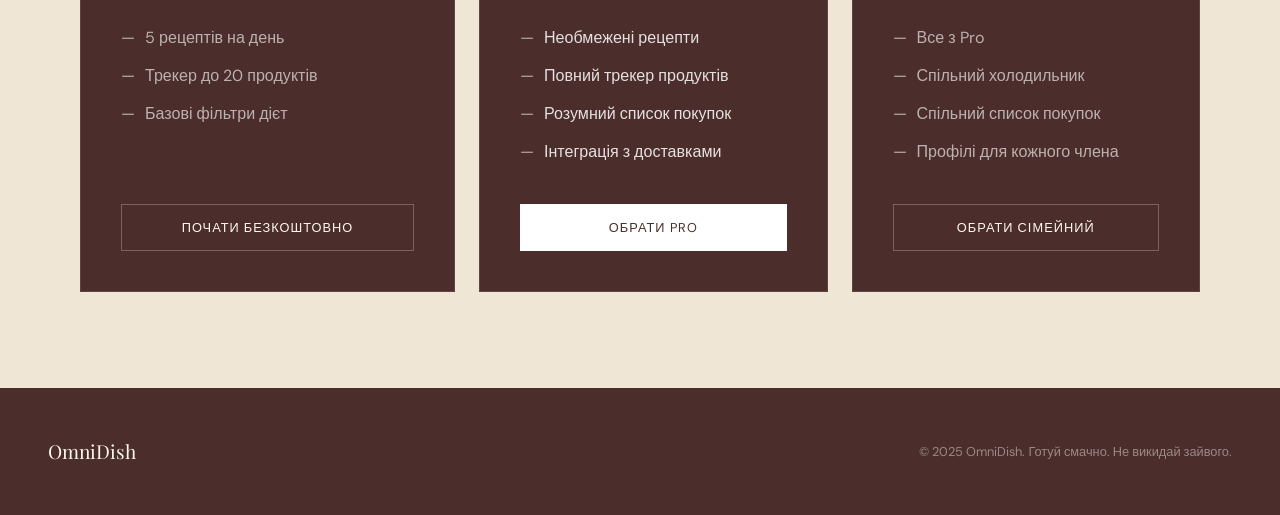
<file: services.html>
<!DOCTYPE html>
<html lang="uk">
<head>
  <meta charset="UTF-8">
  <meta name="viewport" content="width=device-width, initial-scale=1.0">
  <title>Послуги — OmniDish</title>
  <link rel="stylesheet" href="style.css">
  <style>
    .page-hero {
      background: var(--cream-dark);
      padding: 96px 80px 80px;
      border-bottom: 1px solid var(--border);
    }

    .page-hero-inner {
      max-width: 1200px;
      margin: 0 auto;
    }

    .page-hero h1 { margin-top: 16px; max-width: 640px; }
    .page-hero h1 em { color: var(--orange); font-style: normal; }
    .page-hero p { margin-top: 24px; max-width: 560px; font-size: 1.05rem; }

    /* SERVICES MAIN */
    .services-main {
      padding: 96px 80px;
      max-width: 1200px;
      margin: 0 auto;
    }

    .service-block {
      display: grid;
      grid-template-columns: 1fr 1fr;
      gap: 80px;
      align-items: center;
      padding: 64px 0;
      border-bottom: 1px solid var(--border);
    }

    .service-block:last-child { border-bottom: none; }

    .service-block.reverse { direction: rtl; }
    .service-block.reverse > * { direction: ltr; }

    .service-visual {
      height: 320px;
      background: var(--cream-dark);
      border: 1px solid var(--border);
      display: flex;
      align-items: center;
      justify-content: center;
      position: relative;
      overflow: hidden;
    }

    .service-visual .icon-large {
      font-size: 4rem;
      opacity: 0.35;
    }

    .service-visual-stripe {
      position: absolute;
      top: 0; left: 0;
      width: 4px; height: 100%;
      background: var(--orange);
    }

    .service-visual-stripe.green { background: var(--green); }

    .service-num {
      font-family: var(--font-display);
      font-size: 1.5rem;
      font-weight: 600;
      letter-spacing: 0.15em;
      color: var(--orange);
      margin-bottom: 16px;
      text-transform: uppercase;
    }

    .service-content h2 { margin-bottom: 20px; }
    .service-content p { margin-bottom: 16px; }

    .service-features {
      list-style: none;
      margin-top: 28px;
      display: flex;
      flex-direction: column;
      gap: 12px;
    }

    .service-features li {
      display: flex;
      align-items: flex-start;
      gap: 12px;
      font-size: 0.9rem;
      color: var(--text-muted);
    }

    .service-features li::before {
      content: '✓';
      color: var(--green);
      font-weight: 700;
      flex-shrink: 0;
    }

    /* PRICING / PLANS */
    .plans-section {
      background: var(--cream-dark);
      padding: 96px 80px;
    }

    .plans-inner {
      max-width: 1200px;
      margin: 0 auto;
    }

    .plans-section .section-label { color: var(--green-light); }
    .plans-section h2 { color: var(--accent-dark); margin-bottom: 1rem; }
    .plans-section > .plans-inner > p { color: var(--accent); margin-bottom: 64px; }

    .plans-grid {
      display: grid;
      grid-template-columns: repeat(3, 1fr);
      gap: 24px;
    }

    .plan-card {
      background: var(--text);
      border: 1px solid rgba(255,255,255,0.1);
      padding: 40px;
      transition: transform 0.25s, border-color 0.25s;
      display: flex;
      flex-direction: column;
    }

    .plan-card:hover {
      transform: translateY(-4px);
      border-color: var(--orange);
    }

    .plan-card.featured {
      background: var(--text);
      border: 1px solid rgba(255,255,255,0.1);
    }

    .plan-name {
      font-size: 0.75rem;
      font-weight: 500;
      letter-spacing: 0.12em;
      text-transform: uppercase;
      color: rgba(250,247,242,0.5);
      margin-bottom: 12px;
    }

    .plan-card.featured .plan-name { color: rgba(255,255,255,0.75); }

    .plan-price {
      font-family: var(--font-display);
      font-size: 2.8rem;
      font-weight: 600;
      color: var(--cream);
      line-height: 1;
      margin-bottom: 8px;
    }

    .plan-period {
      font-size: 0.875rem;
      color: rgba(250,247,242,0.4);
      margin-bottom: 32px;
    }

    .plan-features {
      list-style: none;
      display: flex;
      flex-direction: column;
      gap: 12px;
      margin-bottom: 40px;
    }

    .plan-features li {
      font-size: 1.005rem;
      color: rgba(250,247,242,0.65);
      display: flex;
      gap: 10px;
    }

    .plan-features li::before { content: '—'; color: var(--orange); }
    .plan-card.featured .plan-features li::before { color: rgba(255,255,255,0.6); }
    .plan-card.featured .plan-features li { color: rgba(255,255,255,0.85); }

    .btn-plan {
      width: 100%;
      text-align: center;
      background: transparent;
      border: 1px solid rgba(255,255,255,0.25);
      color: var(--cream);
      padding: 14px;
      font-size: 0.8rem;
      letter-spacing: 0.08em;
      text-transform: uppercase;
      cursor: pointer;
      font-family: var(--font-body);
      transition: all 0.2s;
      margin-top: auto;
    }

    .btn-plan:hover { background: rgba(255,255,255,0.08); }
    .plan-card.featured .btn-plan {
      background: var(--white);
      color: var(--orange);
      border-color: var(--white);
    }

    @media (max-width: 768px) {
      .page-hero { padding: 64px 24px; }
      .services-main { padding: 64px 24px; }
      .service-block { grid-template-columns: 1fr; gap: 40px; }
      .service-block.reverse { direction: ltr; }
      .service-visual { height: 220px; }
      .plans-section { padding: 64px 24px; }
      .plans-grid { grid-template-columns: 1fr; }
    }
  </style>
</head>
<body>

<nav>
  <a class="logo" href="index.html"><img src="./imgs/OmniDish.svg" alt="OmniDish" height="380rem"></a> 
  <ul class="nav-links">
    <li><a href="index.html">Головна</a></li>
    <li><a href="about.html">Про нас</a></li>
    <li><a href="services.html" class="active">Послуги</a></li>
    <li><a href="contacts.html">Контакти</a></li>
  </ul>
</nav>

<main>

  <!-- PAGE HERO -->
  <div class="page-hero">
    <div class="page-hero-inner">
      <div class="section-label">Що ми пропонуємо</div>
      <h1>Чотири інструменти для <em>розумного</em> готування</h1>
      <p>Від розпізнавання продуктів до розумного списку покупок — OmniDish закриває весь цикл.</p>
    </div>
  </div>

  <!-- SERVICES -->
  <div class="services-main">

    <div class="service-block">
      <div class="service-visual">
        <div class="service-visual-stripe"></div>
        <img src="./imgs/photo_1_2026-03-10_21-17-44.jpg" alt="" style="width:100%; height:100%; object-fit:cover;">
      </div>
      <div class="service-content">
        <div class="service-num">01 / Головна фіча</div>
        <h2>ШІ-генератор рецептів</h2>
        <p>Сфотографуй вміст холодильника — алгоритм Computer Vision розпізнає продукти та миттєво пропонує рецепти від швидких сніданків до ресторанних вечерь.</p>
        <ul class="service-features">
          <li>Розпізнавання до 200 видів продуктів</li>
          <li>Врахування дієт: веган, без глютену, кето</li>
          <li>Фільтр за часом приготування</li>
          <li>Покрокові інструкції з фото</li>
        </ul>
      </div>
    </div>

    <div class="service-block reverse">
      <div class="service-visual">
        <div class="service-visual-stripe green"></div>
        <span class="icon-large">⏱</span>
      </div>
      <div class="service-content">
        <div class="service-num">02 / Трекер</div>
        <h2>Трекер термінів придатності</h2>
        <p>Додаток автоматично відстежує, що і коли закінчується, та надсилає нагадування. Жодного зіпсованого йогурту і викинутих грошей.</p>
        <ul class="service-features">
          <li>Push-сповіщення за 1–3 дні до закінчення</li>
          <li>Пріоритизація рецептів за продуктами "на вихід"</li>
          <li>Ручне та автоматичне додавання дат</li>
        </ul>
      </div>
    </div>

    <div class="service-block">
      <div class="service-visual">
        <div class="service-visual-stripe"></div>
        <span class="icon-large">🛒</span>
      </div>
      <div class="service-content">
        <div class="service-num">03 / Планування</div>
        <h2>Розумний список покупок</h2>
        <p>Аналіз звичок і улюблених рецептів → автоматичний список лише з тих інгредієнтів, яких вам насправді бракує. Більше жодних зайвих покупок.</p>
        <ul class="service-features">
          <li>Інтеграція з поточним вмістом холодильника</li>
          <li>Групування за категоріями продуктів</li>
          <li>Спільний список для всієї родини</li>
        </ul>
      </div>
    </div>

    <div class="service-block reverse">
      <div class="service-visual">
        <div class="service-visual-stripe green"></div>
        <span class="icon-large">🚚</span>
      </div>
      <div class="service-content">
        <div class="service-num">04 / Партнерство</div>
        <h2>Інтеграція з доставками</h2>
        <p>Не вистачає одного інгредієнта для ідеальної страви? Замовте його в один клік через наших партнерів-супермаркетів без виходу з додатку.</p>
        <ul class="service-features">
          <li>Підключення до партнерських доставок</li>
          <li>Найкраща ціна серед партнерів</li>
          <li>Відстеження замовлення в реальному часі</li>
        </ul>
      </div>
    </div>

  </div>

  <!-- PLANS -->
  <div class="plans-section">
    <div class="plans-inner">
      <div class="section-label">Тарифи</div>
      <h2>Простий вибір</h2>
      <p>Починай безкоштовно. Масштабуй за потребою.</p>
      <div class="plans-grid">

        <div class="plan-card">
          <div class="plan-name">Базовий</div>
          <div class="plan-price">Безкоштовно</div>
          <div class="plan-period">назавжди</div>
          <ul class="plan-features">
            <li>5 рецептів на день</li>
            <li>Трекер до 20 продуктів</li>
            <li>Базові фільтри дієт</li>
          </ul>
          <button class="btn-plan">Почати безкоштовно</button>
        </div>

        <div class="plan-card featured">
          <div class="plan-name">Pro</div>
          <div class="plan-price">₴199</div>
          <div class="plan-period">на місяць</div>
          <ul class="plan-features">
            <li>Необмежені рецепти</li>
            <li>Повний трекер продуктів</li>
            <li>Розумний список покупок</li>
            <li>Інтеграція з доставками</li>
          </ul>
          <button class="btn-plan">Обрати Pro</button>
        </div>

        <div class="plan-card">
          <div class="plan-name">Сім'я</div>
          <div class="plan-price">₴349</div>
          <div class="plan-period">на місяць · до 5 осіб</div>
          <ul class="plan-features">
            <li>Все з Pro</li>
            <li>Спільний холодильник</li>
            <li>Спільний список покупок</li>
            <li>Профілі для кожного члена</li>
          </ul>
          <button class="btn-plan">Обрати Сімейний</button>
        </div>

      </div>
    </div>
  </div>

</main>

<footer>
  <span class="footer-logo">Omni<span>Dish</span></span>
  <p>© 2025 OmniDish. Готуй смачно. Не викидай зайвого.</p>
</footer>

</body>
</html>
</file>
<file: style.css>
@import url('https://fonts.googleapis.com/css2?family=Playfair+Display:wght@400;600&family=DM+Sans:wght@300;400;500&display=swap');

*, *::before, *::after { box-sizing: border-box; margin: 0; padding: 0; }

:root {
  --accent: #C08552;
  --accent-dark: #8C5A3C;
  --secondary: #8C5A3C;
  --secondary-light: #c08552;
  --cream: #FFF8F0;
  --cream-dark: #F0E6D6;
  --text: #4B2E2B;
  --text-muted: #6B4E3D;;
  --white: #FFFFFF;
  --border: #E8D5BC;
  --font-display: 'Playfair Display', serif;
  --font-body: 'DM Sans', sans-serif;
}

html { scroll-behavior: smooth; }

body {
  font-family: var(--font-body);
  background: var(--cream);
  color: var(--text);
  line-height: 1.6;
  font-size: 16px;
}

/* NAV */
nav {
  position: fixed;
  top: 0; left: 0; right: 0;
  z-index: 100;
  background: #4B2E2B;
  backdrop-filter: blur(12px);
  border-bottom: 1px solid var(--border);
  padding: 0 48px;
  height: 100px;
  display: flex;
  align-items: center;
  justify-content: space-between;
}

.nav-logo img {
  height: 300rem;
  width: auto;
}


.nav-logo span { color: var(--green); }

.nav-links {
  display: flex;
  gap: 40px;
  list-style: none;
}

.nav-links a {
  font-family: var(--font-body);
  font-size: 0.875rem;
  font-weight: 400;
  color: var(--white);
  text-decoration: none;
  letter-spacing: 0.04em;
  text-transform: uppercase;
  transition: color 0.2s;
  position: relative;
}

/* .nav-links a:hover, .nav-links a.active { color:#ffa846; } */

.nav-links a.active {
  color: #FFF8F0;
  border-bottom: 2px solid #C08552;
  padding-bottom: 4px;
}

.nav-links a.active::after {
  content: '';
  position: absolute;
  bottom: -4px; left: 0; right: 0;
  height: 1.5px;
  background: var(--orange);

}

/* LAYOUT */
main { padding-top: 64px; }

.section {
  padding: 96px 48px;
  max-width: 1200px;
  margin: 0 auto;
}

.section-label {
  font-size: 25px;
  font-weight: 500;
  text-transform: uppercase;
  letter-spacing: 0.12em;
  color: var(--green);
  margin-bottom: 16px;
}

h1, h2, h3 {
  font-family: var(--font-display);
  line-height: 1.15;
  letter-spacing: -0.02em;
}

h1 { font-size: clamp(2.4rem, 5vw, 4rem); font-weight: 600; }
h2 { font-size: clamp(1.8rem, 3vw, 2.6rem); font-weight: 600; }
h3 { font-size: 1.25rem; font-weight: 600; }

p { color: var(--accent); line-height: 2;  }

/* DIVIDERS */
.divider {
  width: 48px; height: 2px;
  background: var(--orange);
  margin: 24px 0;
}

/* BUTTONS */
.btn {
  display: inline-block;
  padding: 14px 32px;
  font-family: var(--font-body);
  font-size: 0.875rem;
  font-weight: 500;
  letter-spacing: 0.04em;
  text-transform: uppercase;
  text-decoration: none;
  cursor: pointer;
  border: none;
  transition: all 0.25s;
}

.btn-primary {
  background: var(--accent);
  color: var(--cream)
}

.btn-primary:hover {
  background: var(--cream);
  transform: translateY(-1px);
  box-shadow: 0 8px 24px rgba(232, 98, 26, 0.3);
  color: var(--accent);
}

.btn-outline {
  background: transparent;
  color: var(--accent);
  border: 1.5px solid var(--accent);
}

.btn-outline:hover {
  background: var(--accent);
  color: var(--cream);
}

/* CARDS */
.card {
  background: var(--white);
  border: 1px solid var(--border);
  padding: 40px;
  transition: transform 0.25s, box-shadow 0.25s;
}

.card:hover {
  transform: translateY(-4px);
  box-shadow: 0 16px 48px rgba(26, 26, 26, 0.08);
}

/* GRID */
.grid-2 { display: grid; grid-template-columns: repeat(2, 1fr); gap: 32px; }
.grid-3 { display: grid; grid-template-columns: repeat(3, 1fr); gap: 32px; }
.grid-4 { display: grid; grid-template-columns: repeat(4, 1fr); gap: 24px; }

/* FOOTER */
footer {
  background: var(--text);
  color: var(--cream);
  padding: 48px;
  display: flex;
  align-items: center;
  justify-content: space-between;
}

footer .footer-logo {
  font-family: var(--font-display);
  font-size: 1.2rem;
  color: var(--orange);
}

footer .footer-logo span { color: var(--green-light); }

footer p {
  color: rgba(250, 247, 242, 0.45);
  font-size: 0.8rem;
}

/* ANIMATIONS */
@keyframes fadeUp {
  from { opacity: 0; transform: translateY(24px); }
  to   { opacity: 1; transform: translateY(0); }
}

.fade-up {
  animation: fadeUp 0.6s ease forwards;
}

.fade-up-delay-1 { animation-delay: 0.1s; opacity: 0; animation-fill-mode: forwards; animation-name: fadeUp; animation-duration: 0.6s; }
.fade-up-delay-2 { animation-delay: 0.2s; opacity: 0; animation-fill-mode: forwards; animation-name: fadeUp; animation-duration: 0.6s; }
.fade-up-delay-3 { animation-delay: 0.3s; opacity: 0; animation-fill-mode: forwards; animation-name: fadeUp; animation-duration: 0.6s; }
.fade-up-delay-4 { animation-delay: 0.4s; opacity: 0; animation-fill-mode: forwards; animation-name: fadeUp; animation-duration: 0.6s; }

/* ICON PLACEHOLDER */
.icon-box {
  width: 48px; height: 48px;
  background: var(--cream-dark);
  display: flex; align-items: center; justify-content: center;
  font-size: 1.4rem;
  margin-bottom: 24px;
}

/* STAT */
.stat-number {
  font-family: var(--font-display);
  font-size: 3rem;
  font-weight: 600;
  color: var(--orange);
  line-height: 1;
}

/* TAG */
.tag {
  display: inline-block;
  padding: 4px 12px;
  background: var(--cream-dark);
  font-size: 0.75rem;
  letter-spacing: 0.06em;
  text-transform: uppercase;
  color: var(--text-muted);
  margin-bottom: 16px;
}

/* FORM */
.form-group { display: flex; flex-direction: column; gap: 8px; margin-bottom: 20px; }

label {
  font-size: 0.8rem;
  font-weight: 500;
  letter-spacing: 0.08em;
  text-transform: uppercase;
  color: var(--text-muted);
}

input, textarea, select {
  font-family: var(--font-body);
  font-size: 1rem;
  padding: 14px 16px;
  border: 1.5px solid var(--border);
  background: var(--white);
  color: var(--text);
  outline: none;
  transition: border-color 0.2s;
  width: 100%;
  resize: none;
}

input:focus, textarea:focus { border-color: var(--orange); }

/* RESPONSIVE */
@media (max-width: 768px) {
  nav { padding: 0 24px; }
  .section { padding: 64px 24px; }
  .grid-2, .grid-3, .grid-4 { grid-template-columns: 1fr; }
  footer { flex-direction: column; gap: 16px; text-align: center; }
  .nav-links { gap: 20px; }
}
</file>
